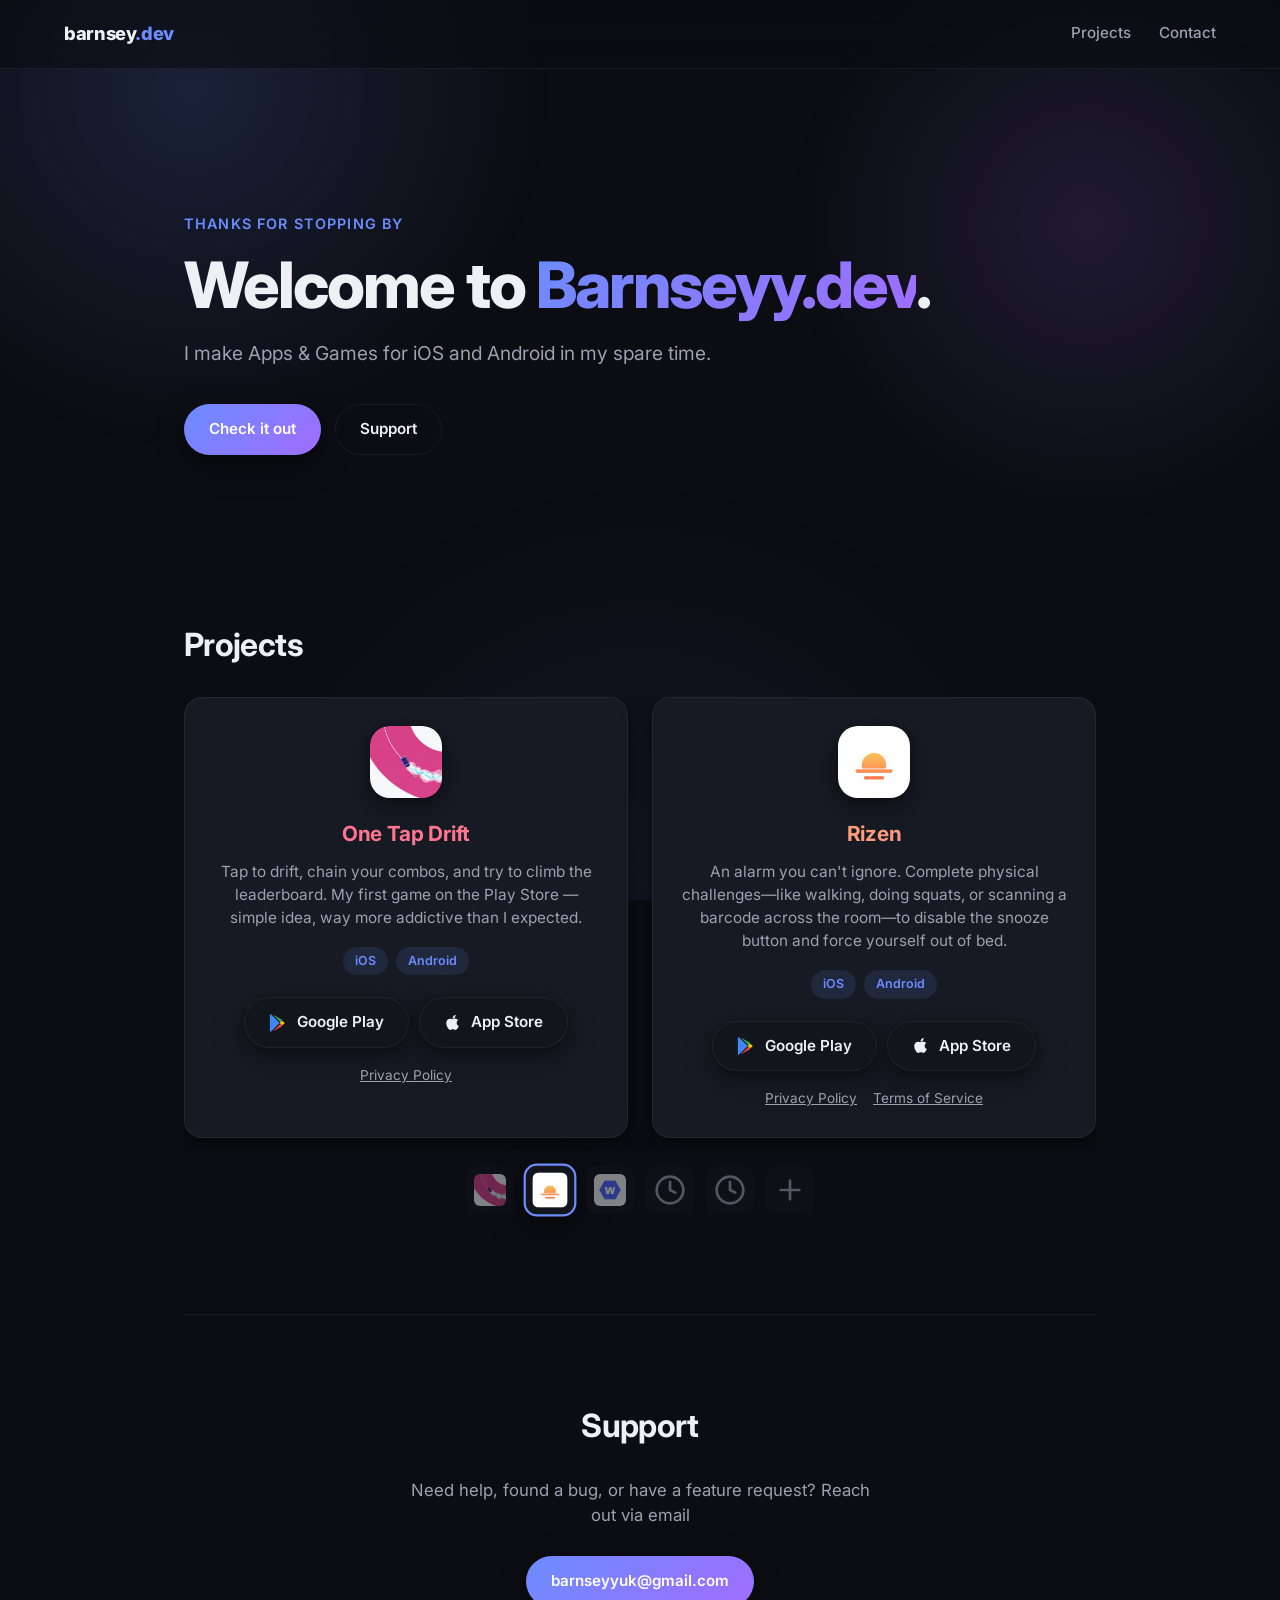
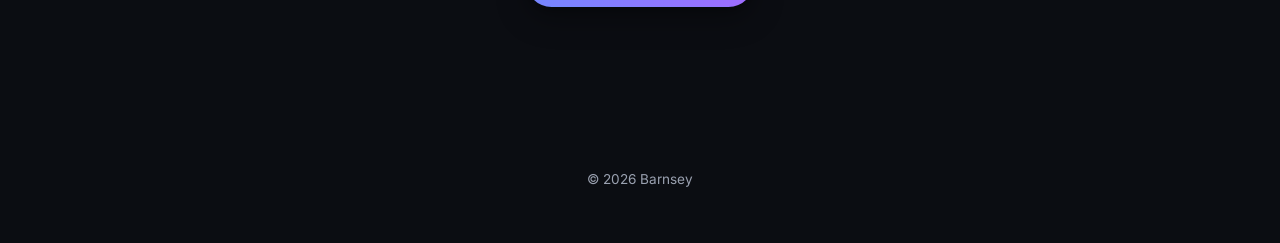
<file: index.html>
<!DOCTYPE html>
<html lang="en">
<head>
<meta charset="UTF-8">
<meta name="viewport" content="width=device-width, initial-scale=1.0">
<title>Barnsey — I make games</title>
<meta name="description" content="One guy making games and apps in his spare time. One Tap Drift is live on the Play Store, Rizen's up next.">
<link rel="icon" href="assets/onetapdrift-icon.png">
<link rel="preconnect" href="https://fonts.googleapis.com">
<link rel="preconnect" href="https://fonts.gstatic.com" crossorigin>
<link href="https://fonts.googleapis.com/css2?family=Inter:wght@400;500;600;700;800&display=swap" rel="stylesheet">
<link rel="stylesheet" href="style.css">
</head>
<body>

<div class="bg-glow" aria-hidden="true"></div>

<header class="nav">
  <a href="#top" class="nav__brand">barnsey<span>.dev</span></a>
  <nav class="nav__links">
    <a href="#projects">Projects</a>
    <a href="#contact">Contact</a>
  </nav>
</header>

<main id="top">

  <section class="hero">
    <p class="hero__eyebrow reveal">Thanks for stopping by</p>
    <h1 class="hero__title reveal">
      Welcome to <span class="grad-text">Barnseyy.dev</span>.
    </h1>
    <p class="hero__subtitle reveal">
      I make Apps & Games for  iOS and Android in my spare time.
    </p>
    <div class="hero__actions reveal">
      <a href="#projects" class="btn btn--primary">Check it out</a>
      <a href="mailto:barnseyyuk@gmail.com" class="btn btn--ghost">Support</a>
    </div>
  </section>

  <section id="projects" class="projects">
    <h2 class="section-title reveal">Projects</h2>

    <div class="carousel-container">
    <div class="carousel-track" id="projectCarousel">
      <article class="card reveal">
        <div class="card__icon-wrap">
          <img src="assets/onetapdrift-icon.png" alt="One Tap Drift icon" class="card__icon">
        </div>
        <div class="card__body">
          <h3 class="card__title" style="color: #ff758f;">One Tap Drift</h3>
          <p class="card__desc">
            Tap to drift, chain your combos, and try to climb the leaderboard.
            My first game on the Play Store — simple idea, way more addictive than I expected.
          </p>
          <div class="card__tags">
            <span class="tag">iOS</span>
            <span class="tag">Android</span>
          </div>
          <div class="card__badges">
            <a
              href="https://play.google.com/store/apps/details?id=com.barnseyy.onetapdrift"
              class="btn btn--store"
              target="_blank"
              rel="noopener noreferrer"
            >
              <svg viewBox="0 0 512 512" class="btn__glyph" aria-hidden="true">
                <path fill="#34A853" d="M325.3 234.3L104.6 13l280.8 161.2-60.1 60.1z"/>
                <path fill="#4285F4" d="M47 0C34 6.8 25.3 19.2 25.3 35.3v441.3c0 16.1 8.7 28.5 21.7 35.3l256.6-256L47 0z"/>
                <path fill="#FBBC05" d="M425.2 225.6l-58.9-34.1-65.7 64.5 65.7 64.5 60.1-34.1c18-14.3 18-46.5-1.2-60.8z"/>
                <path fill="#EA4335" d="M104.6 499l280.8-161.2-60.1-60.1L104.6 499z"/>
              </svg>
              Google Play
            </a>
            <!-- TODO: replace with the real App Store link once live -->
            <a
              href="#"
              class="btn btn--store"
              target="_blank"
              rel="noopener noreferrer"
            >
              <svg viewBox="0 0 384 512" class="btn__glyph btn__glyph--apple" aria-hidden="true">
                <path fill="currentColor" d="M318.7 268.7c-.2-36.7 16.4-64.4 50-84.8-18.8-26.9-47.2-41.7-84.7-44.6-35.5-2.8-74.3 20.7-88.5 20.7-15 0-49.4-19.7-76.4-19.7C63.3 141.2 4 184.8 4 273.5q0 39.3 14.4 81.2c12.8 36.7 59 126.7 107.2 125.2 25.2-.6 43-17.9 75.8-17.9 31.8 0 48.3 17.9 76.4 17.9 48.6-.7 90.4-82.5 102.6-119.3-65.2-30.7-61.7-90-61.7-91.9zm-56.6-164.2c27.3-32.4 24.8-61.9 24-72.5-24.1 1.4-52 16.4-67.9 34.9-17.5 19.8-27.8 44.3-25.6 71.9 26.1 2 49.9-11.4 69.5-34.3z"/>
              </svg>
              App Store
            </a>
          </div>
          <p style="margin: 14px 0 0;"><a href="onetapdrift-privacy" style="color: var(--text-dim); font-size: 0.85rem;">Privacy Policy</a></p>
        </div>
      </article>

      <article class="card reveal">
        <div class="card__icon-wrap">
          <img src="assets/rizen-icon.png" alt="Rizen icon" class="card__icon">
        </div>
        <div class="card__body">
          <h3 class="card__title" style="background: linear-gradient(135deg, #ffb347 0%, #ff7eb3 100%); -webkit-background-clip: text; background-clip: text; color: transparent;">Rizen</h3>
          <p class="card__desc">
            An alarm you can't ignore. Complete physical challenges—like walking, doing squats, or scanning a barcode across the room—to disable the snooze button and force yourself out of bed.
          </p>
          <div class="card__tags">
            <span class="tag">iOS</span>
            <span class="tag">Android</span>
          </div>
          <div class="card__badges">
            <a
              href="#"
              class="btn btn--store"
              target="_blank"
              rel="noopener noreferrer"
            >
              <svg viewBox="0 0 512 512" class="btn__glyph" aria-hidden="true">
                <path fill="#34A853" d="M325.3 234.3L104.6 13l280.8 161.2-60.1 60.1z"/>
                <path fill="#4285F4" d="M47 0C34 6.8 25.3 19.2 25.3 35.3v441.3c0 16.1 8.7 28.5 21.7 35.3l256.6-256L47 0z"/>
                <path fill="#FBBC05" d="M425.2 225.6l-58.9-34.1-65.7 64.5 65.7 64.5 60.1-34.1c18-14.3 18-46.5-1.2-60.8z"/>
                <path fill="#EA4335" d="M104.6 499l280.8-161.2-60.1-60.1L104.6 499z"/>
              </svg>
              Google Play
            </a>
            <a
              href="#"
              class="btn btn--store"
              target="_blank"
              rel="noopener noreferrer"
            >
              <svg viewBox="0 0 384 512" class="btn__glyph btn__glyph--apple" aria-hidden="true">
                <path fill="currentColor" d="M318.7 268.7c-.2-36.7 16.4-64.4 50-84.8-18.8-26.9-47.2-41.7-84.7-44.6-35.5-2.8-74.3 20.7-88.5 20.7-15 0-49.4-19.7-76.4-19.7C63.3 141.2 4 184.8 4 273.5q0 39.3 14.4 81.2c12.8 36.7 59 126.7 107.2 125.2 25.2-.6 43-17.9 75.8-17.9 31.8 0 48.3 17.9 76.4 17.9 48.6-.7 90.4-82.5 102.6-119.3-65.2-30.7-61.7-90-61.7-91.9zm-56.6-164.2c27.3-32.4 24.8-61.9 24-72.5-24.1 1.4-52 16.4-67.9 34.9-17.5 19.8-27.8 44.3-25.6 71.9 26.1 2 49.9-11.4 69.5-34.3z"/>
              </svg>
              App Store
            </a>
          </div>
          <p style="margin: 14px 0 0;">
            <a href="rizen-privacy" style="color: var(--text-dim); font-size: 0.85rem; margin-right: 12px;">Privacy Policy</a>
            <a href="rizen-tos" style="color: var(--text-dim); font-size: 0.85rem;">Terms of Service</a>
          </p>
        </div>
      </article>

      <article class="card reveal">
        <div class="card__icon-wrap">
          <img src="assets/wordhive-icon.png" alt="WordHive icon" class="card__icon">
        </div>
        <div class="card__body">
          <h3 class="card__title" style="color: #a29bfe;">WordHive</h3>
          <p class="card__desc">
            Swipe across a hive of hexes to spell words, clear the board, and
            climb the levels. Four languages, daily objectives, and no
            accounts required — your progress just lives on your device.
          </p>
          <div class="card__tags">
            <span class="tag">iOS</span>
            <span class="tag">Android</span>
          </div>
          <div class="card__badges">
            <a
              href="#"
              class="btn btn--store"
              target="_blank"
              rel="noopener noreferrer"
            >
              <svg viewBox="0 0 512 512" class="btn__glyph" aria-hidden="true">
                <path fill="#34A853" d="M325.3 234.3L104.6 13l280.8 161.2-60.1 60.1z"/>
                <path fill="#4285F4" d="M47 0C34 6.8 25.3 19.2 25.3 35.3v441.3c0 16.1 8.7 28.5 21.7 35.3l256.6-256L47 0z"/>
                <path fill="#FBBC05" d="M425.2 225.6l-58.9-34.1-65.7 64.5 65.7 64.5 60.1-34.1c18-14.3 18-46.5-1.2-60.8z"/>
                <path fill="#EA4335" d="M104.6 499l280.8-161.2-60.1-60.1L104.6 499z"/>
              </svg>
              Google Play
            </a>
            <a
              href="#"
              class="btn btn--store"
              target="_blank"
              rel="noopener noreferrer"
            >
              <svg viewBox="0 0 384 512" class="btn__glyph btn__glyph--apple" aria-hidden="true">
                <path fill="currentColor" d="M318.7 268.7c-.2-36.7 16.4-64.4 50-84.8-18.8-26.9-47.2-41.7-84.7-44.6-35.5-2.8-74.3 20.7-88.5 20.7-15 0-49.4-19.7-76.4-19.7C63.3 141.2 4 184.8 4 273.5q0 39.3 14.4 81.2c12.8 36.7 59 126.7 107.2 125.2 25.2-.6 43-17.9 75.8-17.9 31.8 0 48.3 17.9 76.4 17.9 48.6-.7 90.4-82.5 102.6-119.3-65.2-30.7-61.7-90-61.7-91.9zm-56.6-164.2c27.3-32.4 24.8-61.9 24-72.5-24.1 1.4-52 16.4-67.9 34.9-17.5 19.8-27.8 44.3-25.6 71.9 26.1 2 49.9-11.4 69.5-34.3z"/>
              </svg>
              App Store
            </a>
          </div>
          <p style="margin: 14px 0 0;"><a href="wordhive-privacy" style="color: var(--text-dim); font-size: 0.85rem;">Privacy Policy</a></p>
        </div>
      </article>

      <article class="card reveal">
        <div class="card__icon-wrap" style="display: flex; align-items: center; justify-content: center; background: var(--bg-elev);">
          <svg viewBox="0 0 24 24" width="32" height="32" stroke="var(--text-dim)" stroke-width="2" fill="none" stroke-linecap="round" stroke-linejoin="round">
            <circle cx="12" cy="12" r="10"></circle>
            <polyline points="12 6 12 12 16 14"></polyline>
          </svg>
        </div>
        <div class="card__body">
          <h3 class="card__title">Astronaut Survivor</h3>
          <p class="card__desc">
            Survive the depths of space in this action-packed arcade game. Dodge obstacles, collect power-ups, and see how long you can last.
          </p>
          <div class="card__tags">
            <span class="tag">iOS</span>
            <span class="tag">Android</span>
          </div>
          <div class="card__badges">
            <a href="#" class="btn btn--store" target="_blank" rel="noopener noreferrer">
              <svg viewBox="0 0 512 512" class="btn__glyph" aria-hidden="true">
                <path fill="#34A853" d="M325.3 234.3L104.6 13l280.8 161.2-60.1 60.1z"/>
                <path fill="#4285F4" d="M47 0C34 6.8 25.3 19.2 25.3 35.3v441.3c0 16.1 8.7 28.5 21.7 35.3l256.6-256L47 0z"/>
                <path fill="#FBBC05" d="M425.2 225.6l-58.9-34.1-65.7 64.5 65.7 64.5 60.1-34.1c18-14.3 18-46.5-1.2-60.8z"/>
                <path fill="#EA4335" d="M104.6 499l280.8-161.2-60.1-60.1L104.6 499z"/>
              </svg>
              Google Play
            </a>
            <a href="#" class="btn btn--store" target="_blank" rel="noopener noreferrer">
              <svg viewBox="0 0 384 512" class="btn__glyph btn__glyph--apple" aria-hidden="true">
                <path fill="currentColor" d="M318.7 268.7c-.2-36.7 16.4-64.4 50-84.8-18.8-26.9-47.2-41.7-84.7-44.6-35.5-2.8-74.3 20.7-88.5 20.7-15 0-49.4-19.7-76.4-19.7C63.3 141.2 4 184.8 4 273.5q0 39.3 14.4 81.2c12.8 36.7 59 126.7 107.2 125.2 25.2-.6 43-17.9 75.8-17.9 31.8 0 48.3 17.9 76.4 17.9 48.6-.7 90.4-82.5 102.6-119.3-65.2-30.7-61.7-90-61.7-91.9zm-56.6-164.2c27.3-32.4 24.8-61.9 24-72.5-24.1 1.4-52 16.4-67.9 34.9-17.5 19.8-27.8 44.3-25.6 71.9 26.1 2 49.9-11.4 69.5-34.3z"/>
              </svg>
              App Store
            </a>
          </div>
          <p style="margin: 14px 0 0;"><a href="#" style="color: var(--text-dim); font-size: 0.85rem;">Privacy Policy</a></p>
        </div>
      </article>

      <article class="card reveal">
        <div class="card__icon-wrap" style="display: flex; align-items: center; justify-content: center; background: var(--bg-elev);">
          <svg viewBox="0 0 24 24" width="32" height="32" stroke="var(--text-dim)" stroke-width="2" fill="none" stroke-linecap="round" stroke-linejoin="round">
            <circle cx="12" cy="12" r="10"></circle>
            <polyline points="12 6 12 12 16 14"></polyline>
          </svg>
        </div>
        <div class="card__body">
          <h3 class="card__title" style="color: #a8e6cf;">Mini Golf</h3>
          <p class="card__desc">
            Putt your way through tricky obstacles and challenging courses in this fun and relaxing mini golf game. Features a full community level editor to build and share your own courses!
          </p>
          <div class="card__tags">
            <span class="tag">iOS</span>
            <span class="tag">Android</span>
          </div>
          <div class="card__badges">
            <a href="#" class="btn btn--store" target="_blank" rel="noopener noreferrer">
              <svg viewBox="0 0 512 512" class="btn__glyph" aria-hidden="true">
                <path fill="#34A853" d="M325.3 234.3L104.6 13l280.8 161.2-60.1 60.1z"/>
                <path fill="#4285F4" d="M47 0C34 6.8 25.3 19.2 25.3 35.3v441.3c0 16.1 8.7 28.5 21.7 35.3l256.6-256L47 0z"/>
                <path fill="#FBBC05" d="M425.2 225.6l-58.9-34.1-65.7 64.5 65.7 64.5 60.1-34.1c18-14.3 18-46.5-1.2-60.8z"/>
                <path fill="#EA4335" d="M104.6 499l280.8-161.2-60.1-60.1L104.6 499z"/>
              </svg>
              Google Play
            </a>
            <a href="#" class="btn btn--store" target="_blank" rel="noopener noreferrer">
              <svg viewBox="0 0 384 512" class="btn__glyph btn__glyph--apple" aria-hidden="true">
                <path fill="currentColor" d="M318.7 268.7c-.2-36.7 16.4-64.4 50-84.8-18.8-26.9-47.2-41.7-84.7-44.6-35.5-2.8-74.3 20.7-88.5 20.7-15 0-49.4-19.7-76.4-19.7C63.3 141.2 4 184.8 4 273.5q0 39.3 14.4 81.2c12.8 36.7 59 126.7 107.2 125.2 25.2-.6 43-17.9 75.8-17.9 31.8 0 48.3 17.9 76.4 17.9 48.6-.7 90.4-82.5 102.6-119.3-65.2-30.7-61.7-90-61.7-91.9zm-56.6-164.2c27.3-32.4 24.8-61.9 24-72.5-24.1 1.4-52 16.4-67.9 34.9-17.5 19.8-27.8 44.3-25.6 71.9 26.1 2 49.9-11.4 69.5-34.3z"/>
              </svg>
              App Store
            </a>
          </div>
          <p style="margin: 14px 0 0;"><a href="#" style="color: var(--text-dim); font-size: 0.85rem;">Privacy Policy</a></p>
        </div>
      </article>

      <article class="card card--placeholder reveal">
        <div class="card__body card__body--center">
          <p class="card__placeholder-text">Next one's in the works.</p>
        </div>
      </article>
    </div>
    
    <div class="carousel-nav" id="carouselNav">
      <button class="nav-dot active" aria-label="Project 1">
        <img src="assets/onetapdrift-icon.png" alt="One Tap Drift">
      </button>
      <button class="nav-dot" aria-label="Project 2">
        <img src="assets/rizen-icon.png" alt="Rizen">
      </button>
      <button class="nav-dot" aria-label="Project 3">
        <img src="assets/wordhive-icon.png" alt="WordHive">
      </button>
      <button class="nav-dot" aria-label="Project 4">
        <svg viewBox="0 0 24 24" width="20" height="20" stroke="currentColor" stroke-width="2" fill="none" stroke-linecap="round" stroke-linejoin="round">
          <circle cx="12" cy="12" r="10"></circle>
          <polyline points="12 6 12 12 16 14"></polyline>
        </svg>
      </button>
      <button class="nav-dot" aria-label="Project 5">
        <svg viewBox="0 0 24 24" width="20" height="20" stroke="currentColor" stroke-width="2" fill="none" stroke-linecap="round" stroke-linejoin="round">
          <circle cx="12" cy="12" r="10"></circle>
          <polyline points="12 6 12 12 16 14"></polyline>
        </svg>
      </button>
      <button class="nav-dot" aria-label="Project 6">
        <svg viewBox="0 0 24 24" width="20" height="20" stroke="currentColor" stroke-width="2" fill="none" stroke-linecap="round" stroke-linejoin="round">
          <line x1="12" y1="5" x2="12" y2="19"></line>
          <line x1="5" y1="12" x2="19" y2="12"></line>
        </svg>
      </button>
    </div>
  </section>

  <section id="contact" class="contact reveal">
    <h2 class="section-title">Support</h2>
    <p class="contact__text">
      Need help, found a bug, or have a feature request? Reach out via email
    </p>
    <a href="mailto:barnseyyuk@gmail.com" class="btn btn--primary">barnseyyuk@gmail.com</a>
  </section>

</main>

<footer class="footer">
  <p>&copy; <span id="year"></span> Barnsey</p>
</footer>

<script src="script.js"></script>
</body>
</html>
</file>
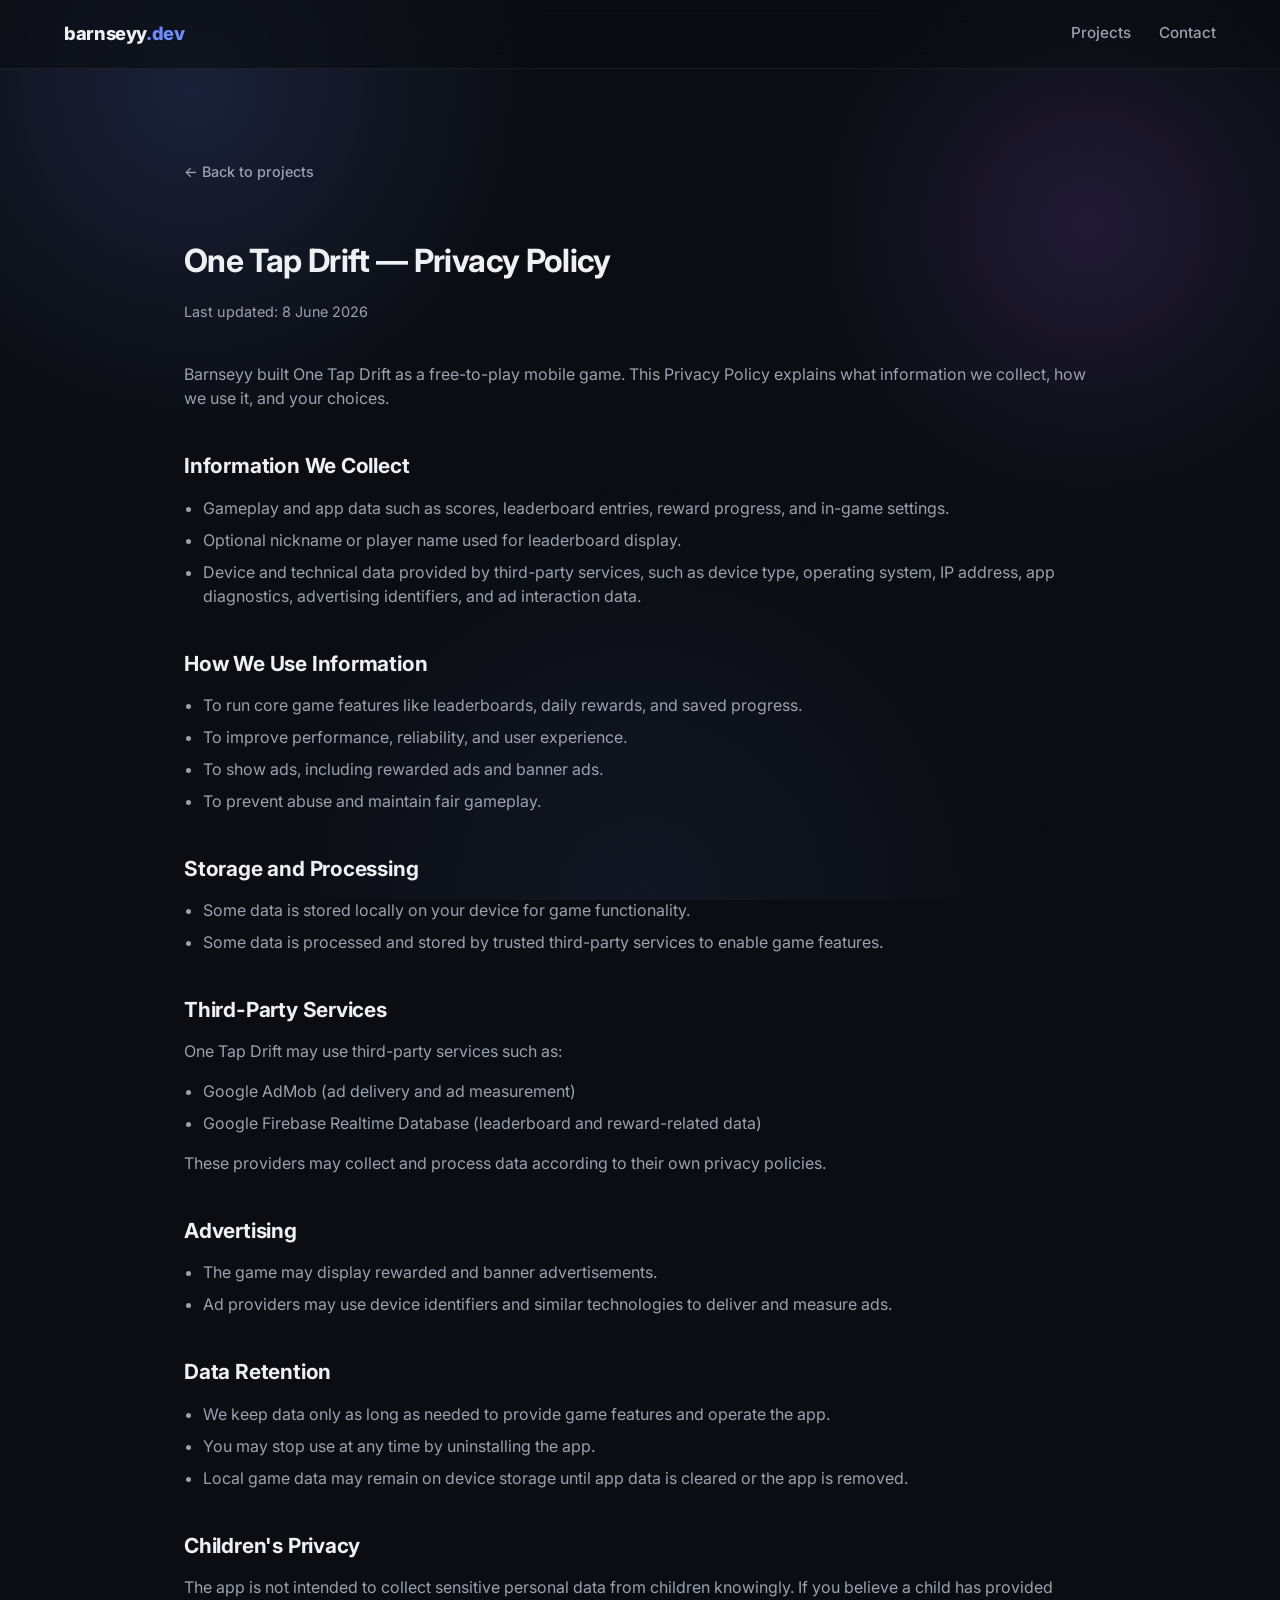
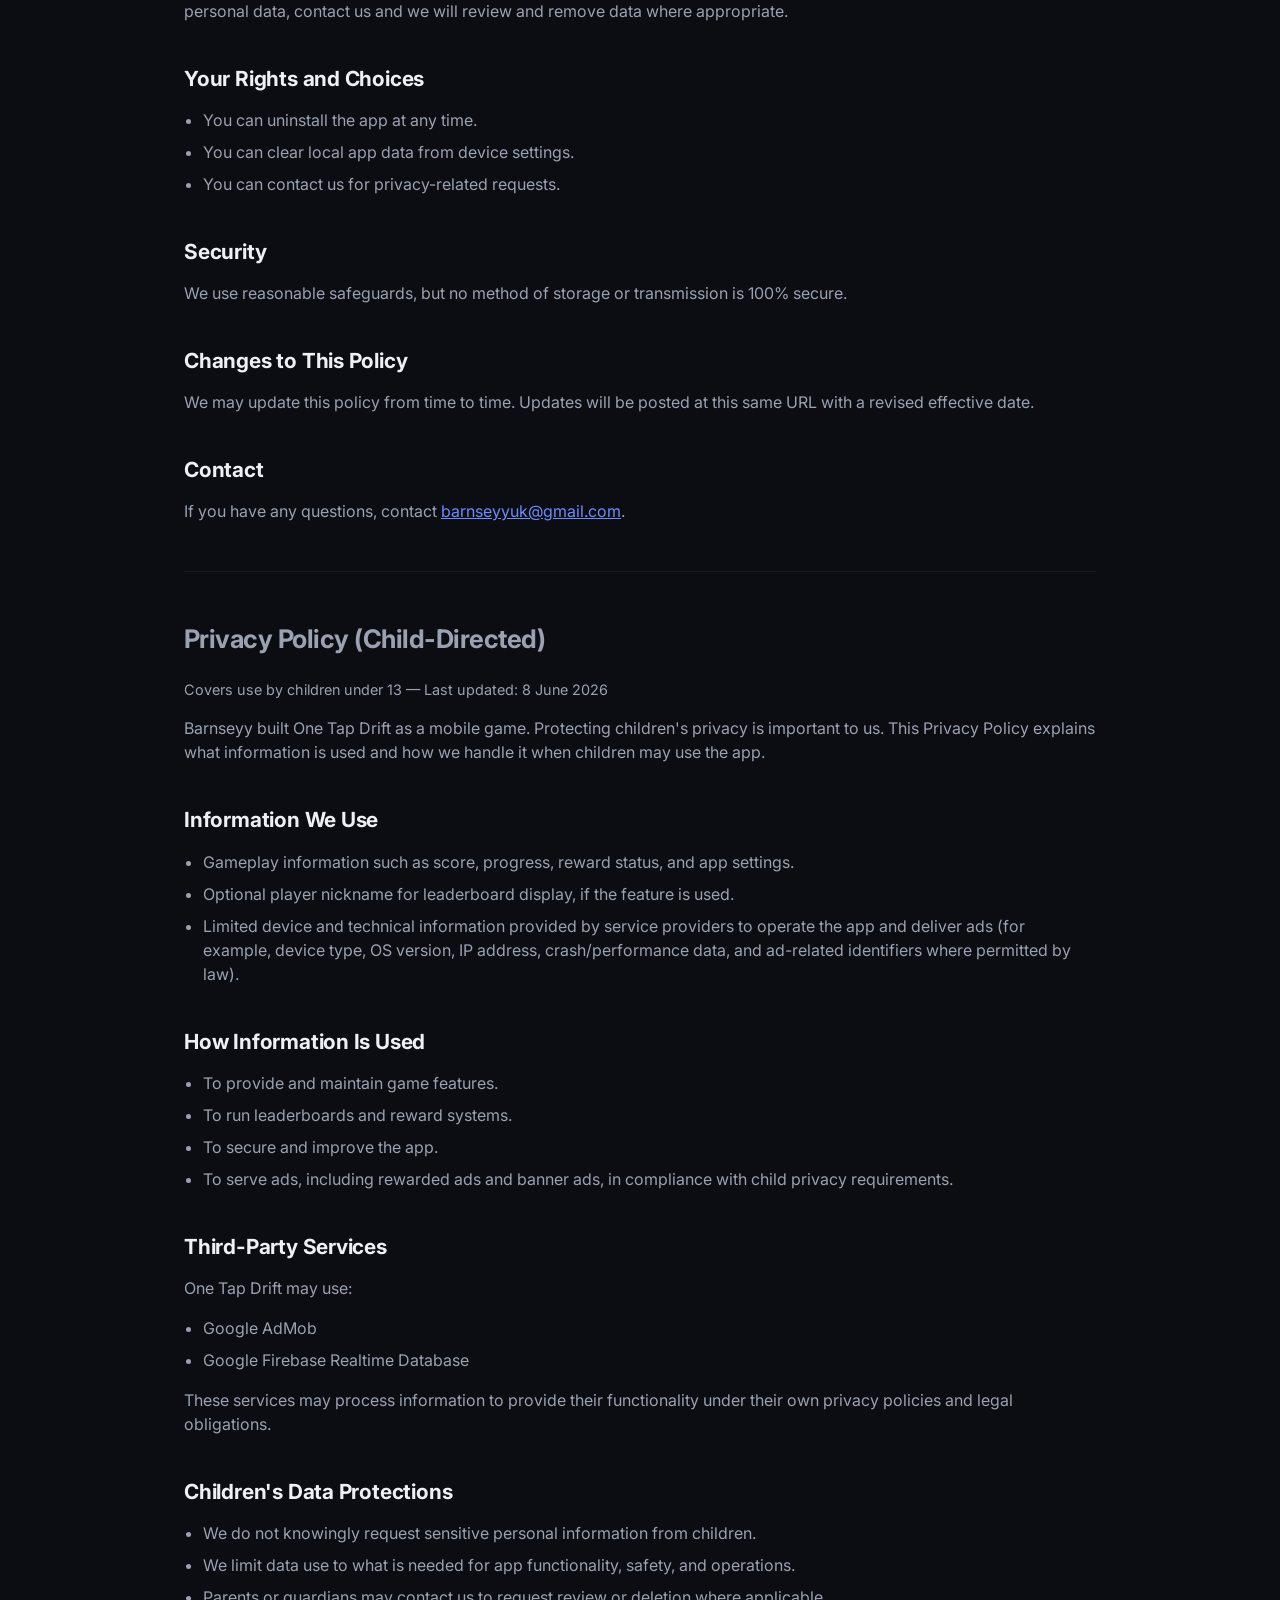
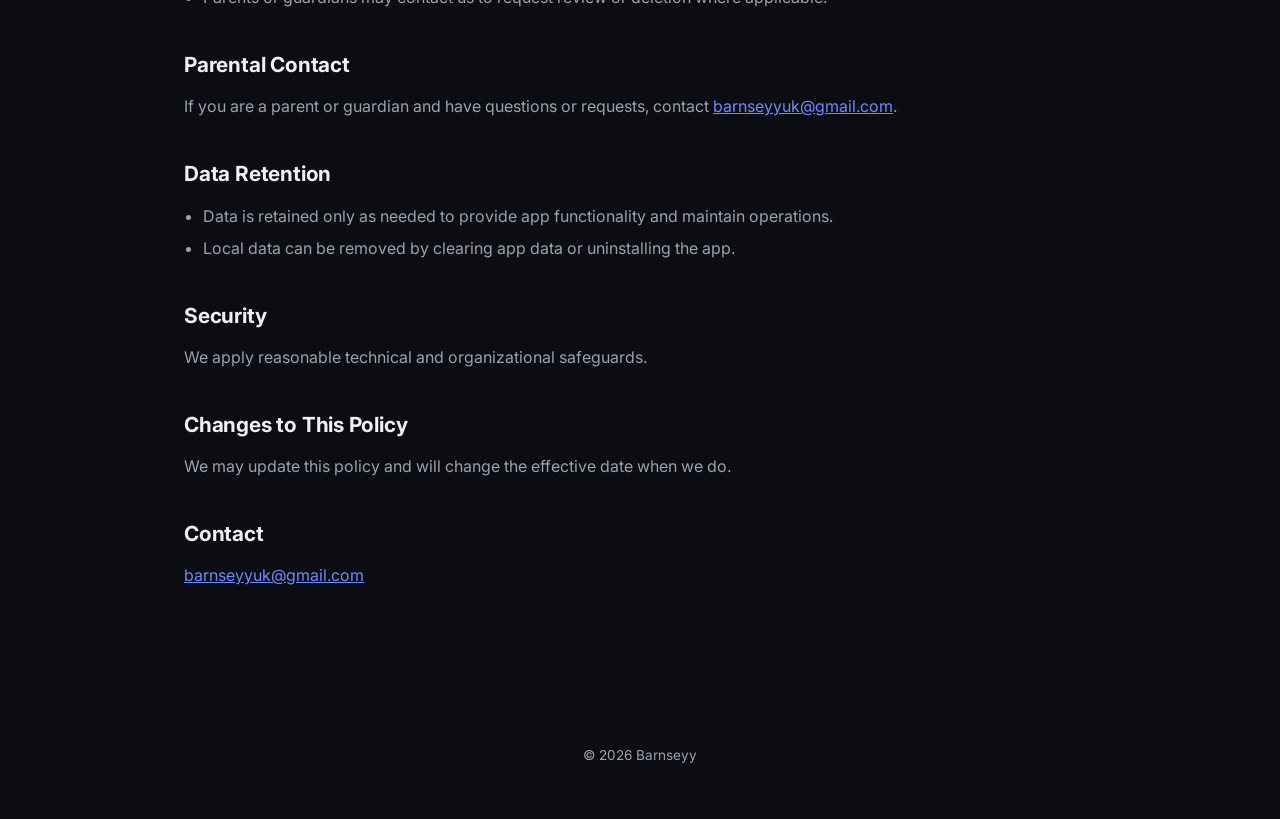
<file: onetapdrift-privacy.html>
<!DOCTYPE html>
<html lang="en">
<head>
<meta charset="UTF-8">
<meta name="viewport" content="width=device-width, initial-scale=1.0">
<title>One Tap Drift — Privacy Policy</title>
<meta name="description" content="Privacy policy for One Tap Drift, the arcade game for iOS and Android.">
<link rel="icon" href="assets/onetapdrift-icon.png">
<link rel="preconnect" href="https://fonts.googleapis.com">
<link rel="preconnect" href="https://fonts.gstatic.com" crossorigin>
<link href="https://fonts.googleapis.com/css2?family=Inter:wght@400;500;600;700;800&display=swap" rel="stylesheet">
<link rel="stylesheet" href="style.css">
</head>
<body>

<div class="bg-glow" aria-hidden="true"></div>

<header class="nav">
  <a href="/#top" class="nav__brand">barnseyy<span>.dev</span></a>
  <nav class="nav__links">
    <a href="/#projects">Projects</a>
    <a href="/#contact">Contact</a>
  </nav>
</header>

<main id="top">
  <section class="policy reveal">
    <a href="/#projects" class="policy__back">&larr; Back to projects</a>
    <h1 class="section-title">One Tap Drift — Privacy Policy</h1>
    <p class="policy__updated">Last updated: 8 June 2026</p>

    <div class="policy__body">
      <p>
        Barnseyy built One Tap Drift as a free-to-play mobile game. This
        Privacy Policy explains what information we collect, how we use it,
        and your choices.
      </p>

      <h2>Information We Collect</h2>
      <ul>
        <li>Gameplay and app data such as scores, leaderboard entries, reward progress, and in-game settings.</li>
        <li>Optional nickname or player name used for leaderboard display.</li>
        <li>Device and technical data provided by third-party services, such as device type, operating system, IP address, app diagnostics, advertising identifiers, and ad interaction data.</li>
      </ul>

      <h2>How We Use Information</h2>
      <ul>
        <li>To run core game features like leaderboards, daily rewards, and saved progress.</li>
        <li>To improve performance, reliability, and user experience.</li>
        <li>To show ads, including rewarded ads and banner ads.</li>
        <li>To prevent abuse and maintain fair gameplay.</li>
      </ul>

      <h2>Storage and Processing</h2>
      <ul>
        <li>Some data is stored locally on your device for game functionality.</li>
        <li>Some data is processed and stored by trusted third-party services to enable game features.</li>
      </ul>

      <h2>Third-Party Services</h2>
      <p>One Tap Drift may use third-party services such as:</p>
      <ul>
        <li>Google AdMob (ad delivery and ad measurement)</li>
        <li>Google Firebase Realtime Database (leaderboard and reward-related data)</li>
      </ul>
      <p>These providers may collect and process data according to their own privacy policies.</p>

      <h2>Advertising</h2>
      <ul>
        <li>The game may display rewarded and banner advertisements.</li>
        <li>Ad providers may use device identifiers and similar technologies to deliver and measure ads.</li>
      </ul>

      <h2>Data Retention</h2>
      <ul>
        <li>We keep data only as long as needed to provide game features and operate the app.</li>
        <li>You may stop use at any time by uninstalling the app.</li>
        <li>Local game data may remain on device storage until app data is cleared or the app is removed.</li>
      </ul>

      <h2>Children's Privacy</h2>
      <p>
        The app is not intended to collect sensitive personal data from
        children knowingly. If you believe a child has provided personal
        data, contact us and we will review and remove data where
        appropriate.
      </p>

      <h2>Your Rights and Choices</h2>
      <ul>
        <li>You can uninstall the app at any time.</li>
        <li>You can clear local app data from device settings.</li>
        <li>You can contact us for privacy-related requests.</li>
      </ul>

      <h2>Security</h2>
      <p>We use reasonable safeguards, but no method of storage or transmission is 100% secure.</p>

      <h2>Changes to This Policy</h2>
      <p>
        We may update this policy from time to time. Updates will be posted
        at this same URL with a revised effective date.
      </p>

      <h2>Contact</h2>
      <p>
        If you have any questions, contact
        <a href="mailto:barnseyyuk@gmail.com">barnseyyuk@gmail.com</a>.
      </p>

      <hr style="border: none; border-top: 1px solid var(--card-border); margin: 48px 0;">

      <h1 class="section-title" style="font-size: 1.6rem;">Privacy Policy (Child-Directed)</h1>
      <p class="policy__updated" style="margin-top: -8px;">Covers use by children under 13 — Last updated: 8 June 2026</p>

      <p>
        Barnseyy built One Tap Drift as a mobile game. Protecting children's
        privacy is important to us. This Privacy Policy explains what
        information is used and how we handle it when children may use the
        app.
      </p>

      <h2>Information We Use</h2>
      <ul>
        <li>Gameplay information such as score, progress, reward status, and app settings.</li>
        <li>Optional player nickname for leaderboard display, if the feature is used.</li>
        <li>Limited device and technical information provided by service providers to operate the app and deliver ads (for example, device type, OS version, IP address, crash/performance data, and ad-related identifiers where permitted by law).</li>
      </ul>

      <h2>How Information Is Used</h2>
      <ul>
        <li>To provide and maintain game features.</li>
        <li>To run leaderboards and reward systems.</li>
        <li>To secure and improve the app.</li>
        <li>To serve ads, including rewarded ads and banner ads, in compliance with child privacy requirements.</li>
      </ul>

      <h2>Third-Party Services</h2>
      <p>One Tap Drift may use:</p>
      <ul>
        <li>Google AdMob</li>
        <li>Google Firebase Realtime Database</li>
      </ul>
      <p>These services may process information to provide their functionality under their own privacy policies and legal obligations.</p>

      <h2>Children's Data Protections</h2>
      <ul>
        <li>We do not knowingly request sensitive personal information from children.</li>
        <li>We limit data use to what is needed for app functionality, safety, and operations.</li>
        <li>Parents or guardians may contact us to request review or deletion where applicable.</li>
      </ul>

      <h2>Parental Contact</h2>
      <p>
        If you are a parent or guardian and have questions or requests,
        contact <a href="mailto:barnseyyuk@gmail.com">barnseyyuk@gmail.com</a>.
      </p>

      <h2>Data Retention</h2>
      <ul>
        <li>Data is retained only as needed to provide app functionality and maintain operations.</li>
        <li>Local data can be removed by clearing app data or uninstalling the app.</li>
      </ul>

      <h2>Security</h2>
      <p>We apply reasonable technical and organizational safeguards.</p>

      <h2>Changes to This Policy</h2>
      <p>We may update this policy and will change the effective date when we do.</p>

      <h2>Contact</h2>
      <p><a href="mailto:barnseyyuk@gmail.com">barnseyyuk@gmail.com</a></p>
    </div>
  </section>
</main>

<footer class="footer">
  <p>&copy; <span id="year"></span> Barnseyy</p>
</footer>

<script src="script.js"></script>
</body>
</html>
</file>
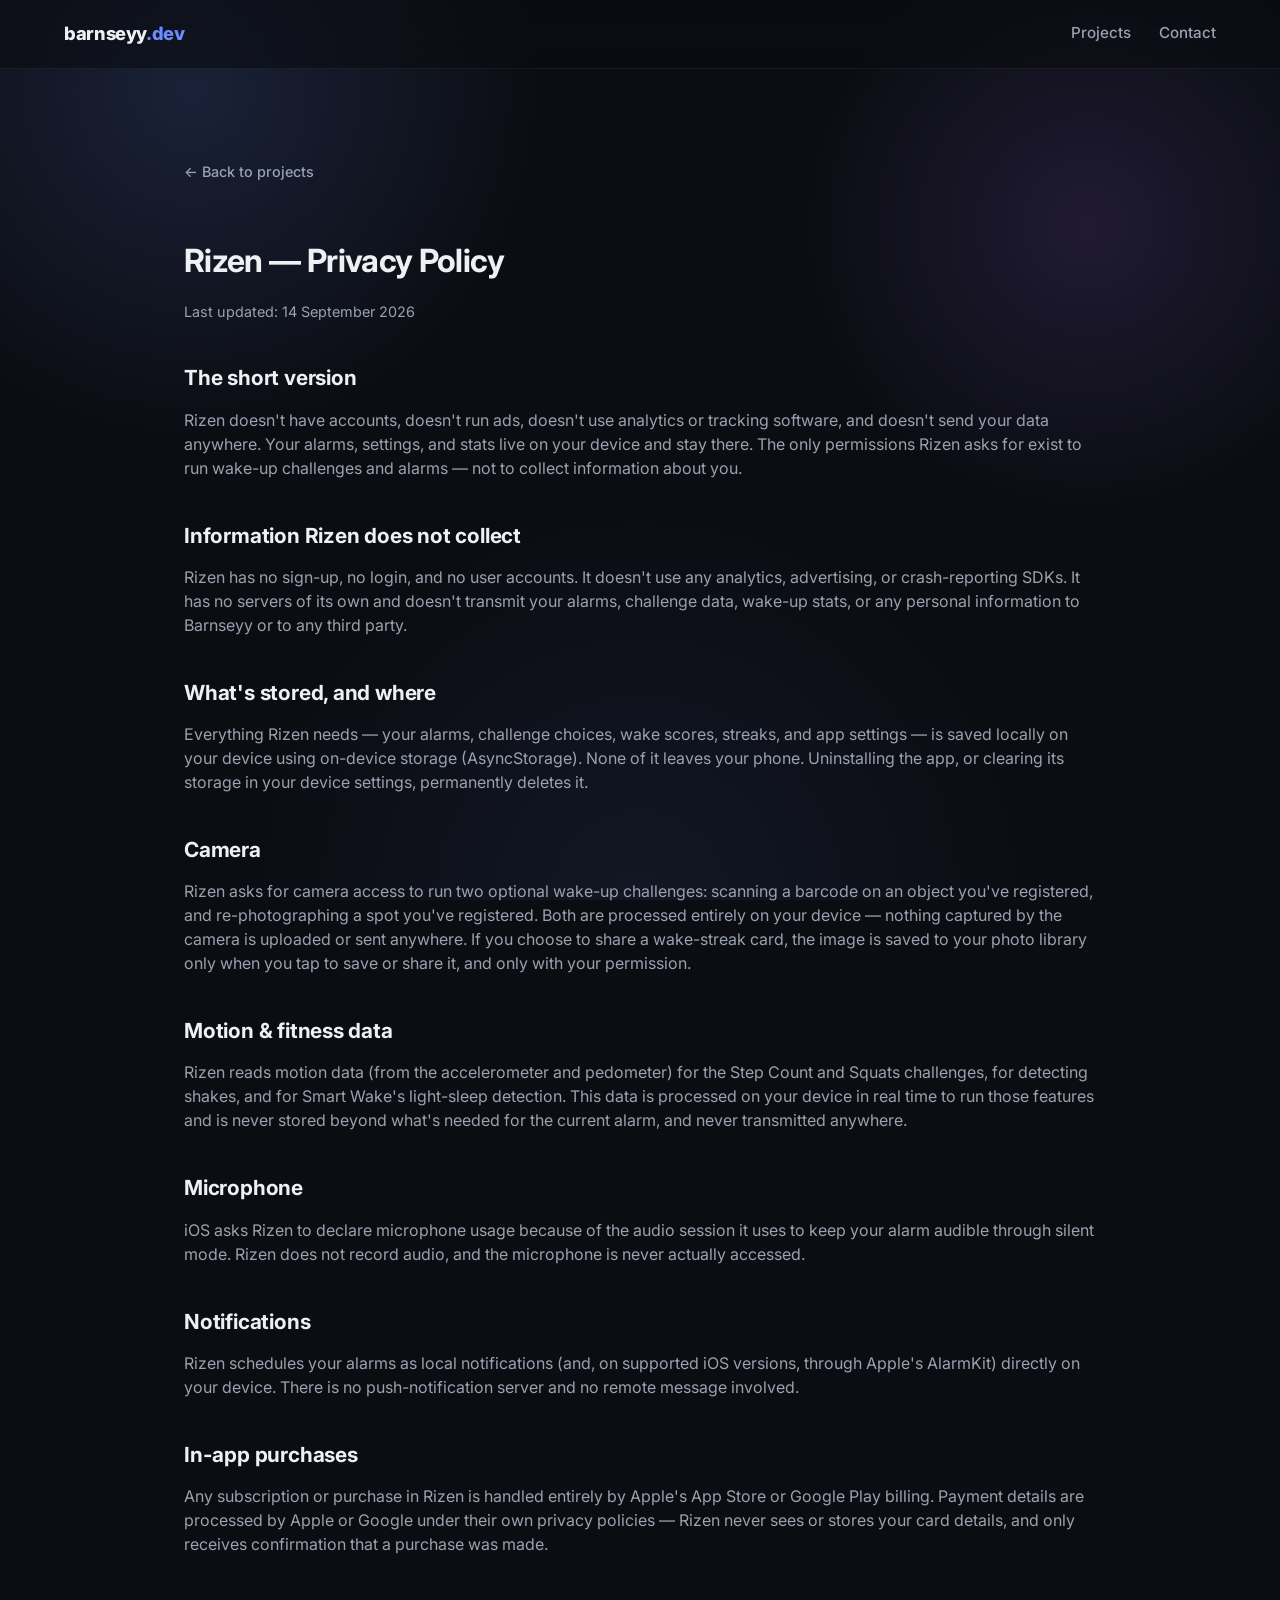
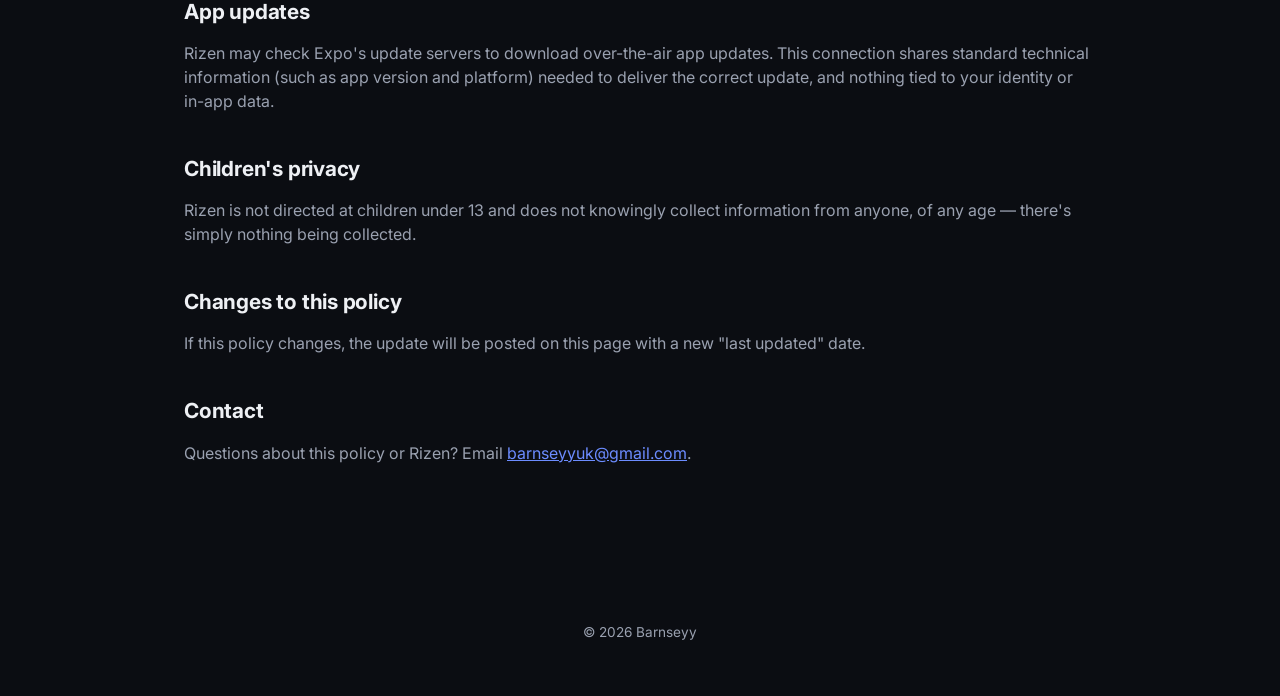
<file: rizen-privacy.html>
<!DOCTYPE html>
<html lang="en">
<head>
<meta charset="UTF-8">
<meta name="viewport" content="width=device-width, initial-scale=1.0">
<title>Rizen — Privacy Policy</title>
<meta name="description" content="Privacy policy for Rizen, the alarm clock app for iOS and Android.">
<link rel="icon" href="assets/onetapdrift-icon.png">
<link rel="preconnect" href="https://fonts.googleapis.com">
<link rel="preconnect" href="https://fonts.gstatic.com" crossorigin>
<link href="https://fonts.googleapis.com/css2?family=Inter:wght@400;500;600;700;800&display=swap" rel="stylesheet">
<link rel="stylesheet" href="style.css">
</head>
<body>

<div class="bg-glow" aria-hidden="true"></div>

<header class="nav">
  <a href="/#top" class="nav__brand">barnseyy<span>.dev</span></a>
  <nav class="nav__links">
    <a href="/#projects">Projects</a>
    <a href="/#contact">Contact</a>
  </nav>
</header>

<main id="top">
  <section class="policy reveal">
    <a href="/#projects" class="policy__back">&larr; Back to projects</a>
    <h1 class="section-title">Rizen — Privacy Policy</h1>
    <p class="policy__updated">Last updated: 14 September 2026</p>

    <div class="policy__body">
      <h2>The short version</h2>
      <p>
        Rizen doesn't have accounts, doesn't run ads, doesn't use analytics or
        tracking software, and doesn't send your data anywhere. Your alarms,
        settings, and stats live on your device and stay there. The only
        permissions Rizen asks for exist to run wake-up challenges and
        alarms &mdash; not to collect information about you.
      </p>

      <h2>Information Rizen does not collect</h2>
      <p>
        Rizen has no sign-up, no login, and no user accounts. It doesn't use
        any analytics, advertising, or crash-reporting SDKs. It has no
        servers of its own and doesn't transmit your alarms, challenge data,
        wake-up stats, or any personal information to Barnseyy or to any third
        party.
      </p>

      <h2>What's stored, and where</h2>
      <p>
        Everything Rizen needs &mdash; your alarms, challenge choices, wake
        scores, streaks, and app settings &mdash; is saved locally on your
        device using on-device storage (AsyncStorage). None of it leaves your
        phone. Uninstalling the app, or clearing its storage in your device
        settings, permanently deletes it.
      </p>

      <h2>Camera</h2>
      <p>
        Rizen asks for camera access to run two optional wake-up challenges:
        scanning a barcode on an object you've registered, and re-photographing
        a spot you've registered. Both are processed entirely on your device
        &mdash; nothing captured by the camera is uploaded or sent anywhere.
        If you choose to share a wake-streak card, the image is saved to your
        photo library only when you tap to save or share it, and only with
        your permission.
      </p>

      <h2>Motion &amp; fitness data</h2>
      <p>
        Rizen reads motion data (from the accelerometer and pedometer) for
        the Step Count and Squats challenges, for detecting shakes, and for
        Smart Wake's light-sleep detection. This data is processed on your
        device in real time to run those features and is never stored beyond
        what's needed for the current alarm, and never transmitted anywhere.
      </p>

      <h2>Microphone</h2>
      <p>
        iOS asks Rizen to declare microphone usage because of the audio
        session it uses to keep your alarm audible through silent mode.
        Rizen does not record audio, and the microphone is never actually
        accessed.
      </p>

      <h2>Notifications</h2>
      <p>
        Rizen schedules your alarms as local notifications (and, on
        supported iOS versions, through Apple's AlarmKit) directly on your
        device. There is no push-notification server and no remote message
        involved.
      </p>

      <h2>In-app purchases</h2>
      <p>
        Any subscription or purchase in Rizen is handled entirely by Apple's
        App Store or Google Play billing. Payment details are processed by
        Apple or Google under their own privacy policies &mdash; Rizen never
        sees or stores your card details, and only receives confirmation
        that a purchase was made.
      </p>

      <h2>App updates</h2>
      <p>
        Rizen may check Expo's update servers to download over-the-air app
        updates. This connection shares standard technical information (such
        as app version and platform) needed to deliver the correct update,
        and nothing tied to your identity or in-app data.
      </p>

      <h2>Children's privacy</h2>
      <p>
        Rizen is not directed at children under 13 and does not knowingly
        collect information from anyone, of any age &mdash; there's simply
        nothing being collected.
      </p>

      <h2>Changes to this policy</h2>
      <p>
        If this policy changes, the update will be posted on this page with
        a new "last updated" date.
      </p>

      <h2>Contact</h2>
      <p>
        Questions about this policy or Rizen? Email
        <a href="mailto:barnseyyuk@gmail.com">barnseyyuk@gmail.com</a>.
      </p>
    </div>
  </section>
</main>

<footer class="footer">
  <p>&copy; <span id="year"></span> Barnseyy</p>
</footer>

<script src="script.js"></script>
</body>
</html>
</file>
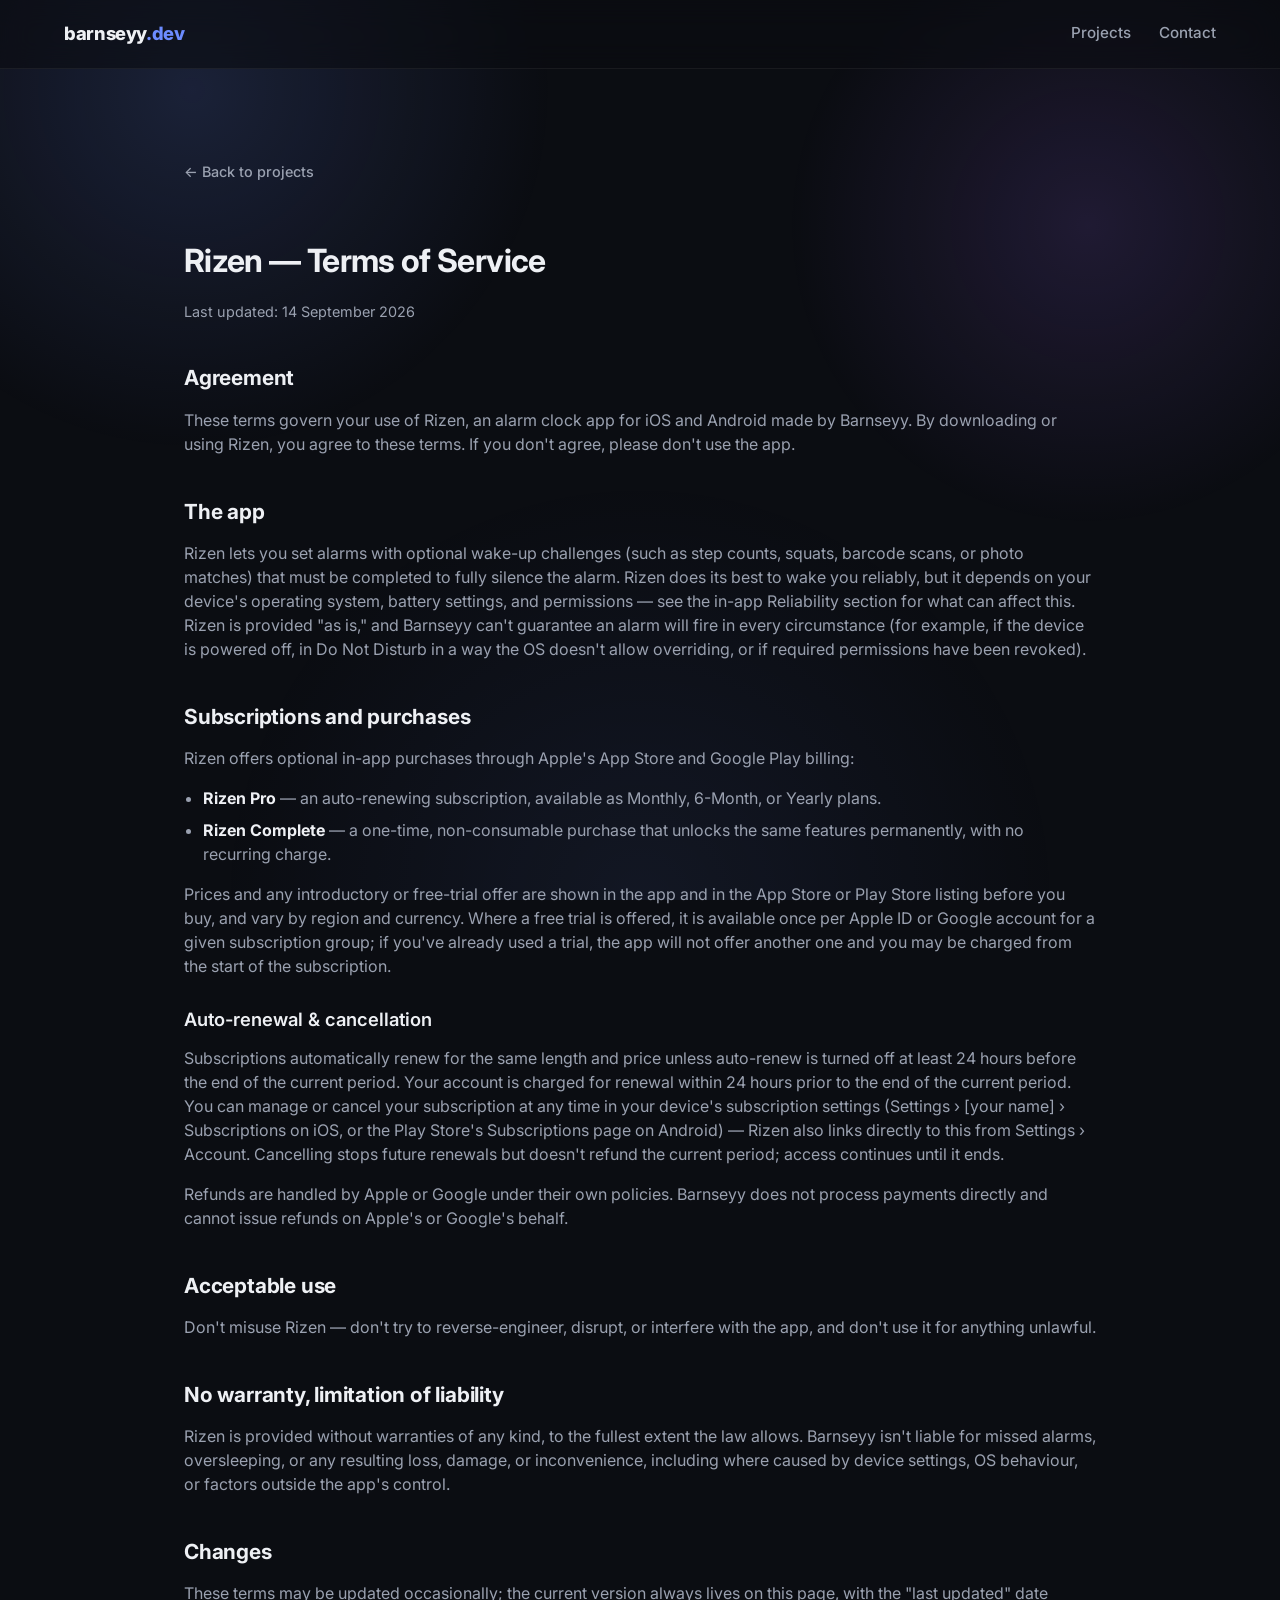
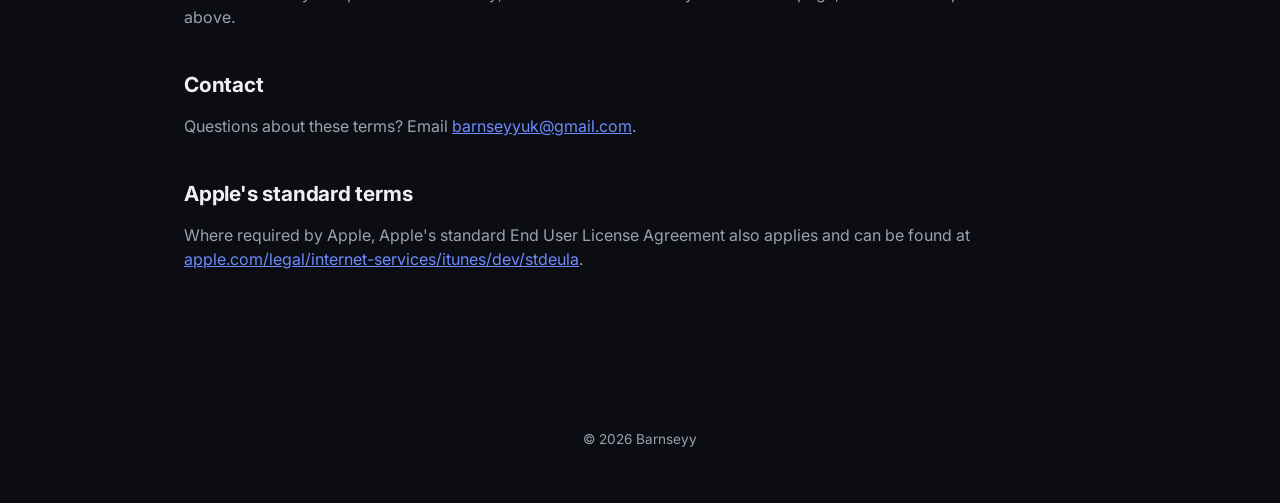
<file: rizen-tos.html>
<!DOCTYPE html>
<html lang="en">
<head>
<meta charset="UTF-8">
<meta name="viewport" content="width=device-width, initial-scale=1.0">
<title>Rizen — Terms of Service</title>
<meta name="description" content="Terms of service for Rizen, the alarm clock app for iOS and Android.">
<link rel="icon" href="assets/onetapdrift-icon.png">
<link rel="preconnect" href="https://fonts.googleapis.com">
<link rel="preconnect" href="https://fonts.gstatic.com" crossorigin>
<link href="https://fonts.googleapis.com/css2?family=Inter:wght@400;500;600;700;800&display=swap" rel="stylesheet">
<link rel="stylesheet" href="style.css">
</head>
<body>

<div class="bg-glow" aria-hidden="true"></div>

<header class="nav">
  <a href="/#top" class="nav__brand">barnseyy<span>.dev</span></a>
  <nav class="nav__links">
    <a href="/#projects">Projects</a>
    <a href="/#contact">Contact</a>
  </nav>
</header>

<main id="top">
  <section class="policy reveal">
    <a href="/#projects" class="policy__back">&larr; Back to projects</a>
    <h1 class="section-title">Rizen — Terms of Service</h1>
    <p class="policy__updated">Last updated: 14 September 2026</p>

    <div class="policy__body">
      <h2>Agreement</h2>
      <p>
        These terms govern your use of Rizen, an alarm clock app for iOS and
        Android made by Barnseyy. By downloading or using Rizen, you agree to
        these terms. If you don't agree, please don't use the app.
      </p>

      <h2>The app</h2>
      <p>
        Rizen lets you set alarms with optional wake-up challenges (such as
        step counts, squats, barcode scans, or photo matches) that must be
        completed to fully silence the alarm. Rizen does its best to wake you
        reliably, but it depends on your device's operating system, battery
        settings, and permissions &mdash; see the in-app Reliability section
        for what can affect this. Rizen is provided "as is," and Barnseyy
        can't guarantee an alarm will fire in every circumstance (for
        example, if the device is powered off, in Do Not Disturb in a way
        the OS doesn't allow overriding, or if required permissions have
        been revoked).
      </p>

      <h2>Subscriptions and purchases</h2>
      <p>
        Rizen offers optional in-app purchases through Apple's App Store and
        Google Play billing:
      </p>
      <ul class="policy__list">
        <li><strong>Rizen Pro</strong> &mdash; an auto-renewing subscription, available as Monthly, 6-Month, or Yearly plans.</li>
        <li><strong>Rizen Complete</strong> &mdash; a one-time, non-consumable purchase that unlocks the same features permanently, with no recurring charge.</li>
      </ul>
      <p>
        Prices and any introductory or free-trial offer are shown in the app
        and in the App Store or Play Store listing before you buy, and vary
        by region and currency. Where a free trial is offered, it is
        available once per Apple ID or Google account for a given
        subscription group; if you've already used a trial, the app will not
        offer another one and you may be charged from the start of the
        subscription.
      </p>

      <h3>Auto-renewal &amp; cancellation</h3>
      <p>
        Subscriptions automatically renew for the same length and price
        unless auto-renew is turned off at least 24 hours before the end of
        the current period. Your account is charged for renewal within 24
        hours prior to the end of the current period. You can manage or
        cancel your subscription at any time in your device's subscription
        settings (Settings &rsaquo; [your name] &rsaquo; Subscriptions on
        iOS, or the Play Store's Subscriptions page on Android) &mdash;
        Rizen also links directly to this from Settings &rsaquo; Account.
        Cancelling stops future renewals but doesn't refund the current
        period; access continues until it ends.
      </p>
      <p>
        Refunds are handled by Apple or Google under their own policies.
        Barnseyy does not process payments directly and cannot issue refunds
        on Apple's or Google's behalf.
      </p>

      <h2>Acceptable use</h2>
      <p>
        Don't misuse Rizen &mdash; don't try to reverse-engineer, disrupt, or
        interfere with the app, and don't use it for anything unlawful.
      </p>

      <h2>No warranty, limitation of liability</h2>
      <p>
        Rizen is provided without warranties of any kind, to the fullest
        extent the law allows. Barnseyy isn't liable for missed alarms,
        oversleeping, or any resulting loss, damage, or inconvenience,
        including where caused by device settings, OS behaviour, or factors
        outside the app's control.
      </p>

      <h2>Changes</h2>
      <p>
        These terms may be updated occasionally; the current version always
        lives on this page, with the "last updated" date above.
      </p>

      <h2>Contact</h2>
      <p>
        Questions about these terms? Email
        <a href="mailto:barnseyyuk@gmail.com">barnseyyuk@gmail.com</a>.
      </p>

      <h2>Apple's standard terms</h2>
      <p>
        Where required by Apple, Apple's standard End User License Agreement
        also applies and can be found at
        <a href="https://www.apple.com/legal/internet-services/itunes/dev/stdeula/" target="_blank" rel="noopener">apple.com/legal/internet-services/itunes/dev/stdeula</a>.
      </p>
    </div>
  </section>
</main>

<footer class="footer">
  <p>&copy; <span id="year"></span> Barnseyy</p>
</footer>

<script src="script.js"></script>
</body>
</html>
</file>
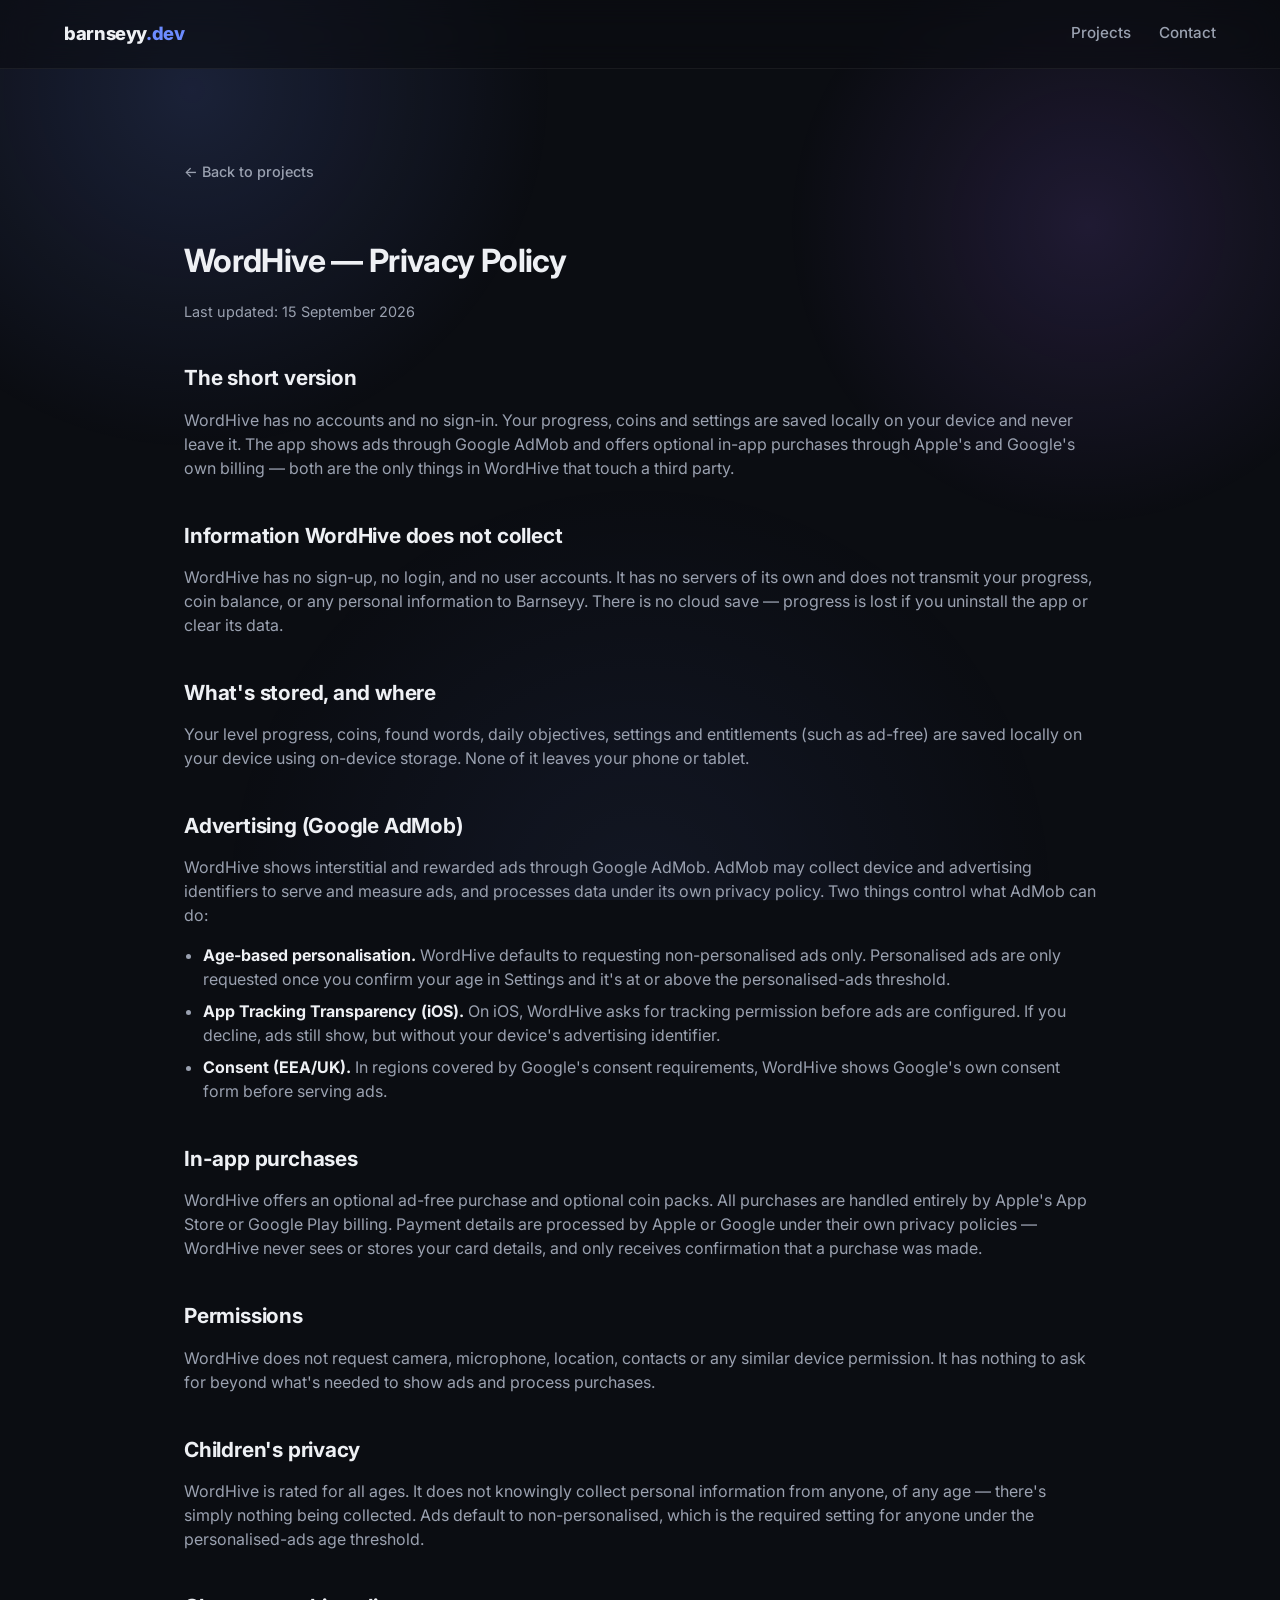
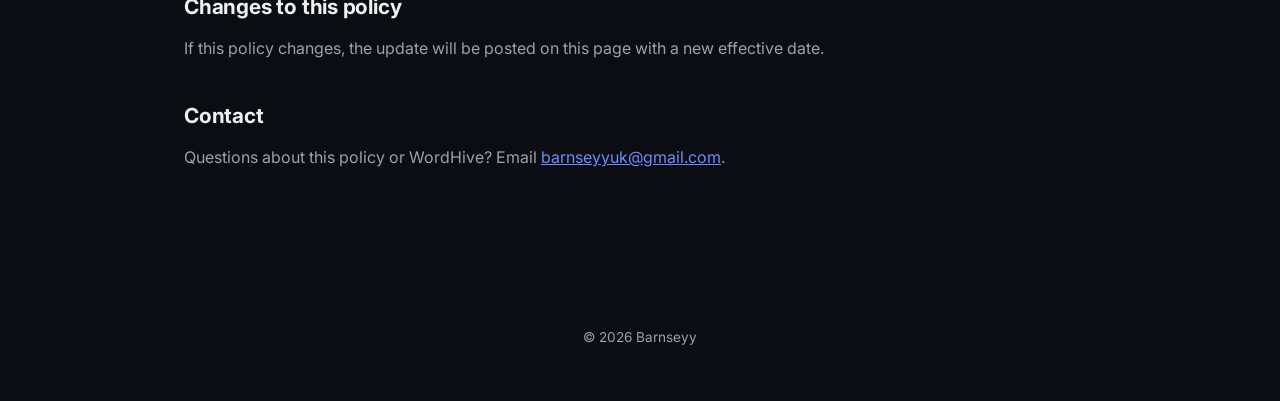
<file: wordhive-privacy.html>
<!DOCTYPE html>
<html lang="en">
<head>
<meta charset="UTF-8">
<meta name="viewport" content="width=device-width, initial-scale=1.0">
<title>WordHive — Privacy Policy</title>
<meta name="description" content="Privacy policy for WordHive, the swipe-to-spell hex word puzzle for iOS and Android.">
<link rel="icon" href="assets/wordhive-icon.png">
<link rel="preconnect" href="https://fonts.googleapis.com">
<link rel="preconnect" href="https://fonts.gstatic.com" crossorigin>
<link href="https://fonts.googleapis.com/css2?family=Inter:wght@400;500;600;700;800&display=swap" rel="stylesheet">
<link rel="stylesheet" href="style.css">
</head>
<body>

<div class="bg-glow" aria-hidden="true"></div>

<header class="nav">
  <a href="/#top" class="nav__brand">barnseyy<span>.dev</span></a>
  <nav class="nav__links">
    <a href="/#projects">Projects</a>
    <a href="/#contact">Contact</a>
  </nav>
</header>

<main id="top">
  <section class="policy reveal">
    <a href="/#projects" class="policy__back">&larr; Back to projects</a>
    <h1 class="section-title">WordHive — Privacy Policy</h1>
    <p class="policy__updated">Last updated: 15 September 2026</p>

    <div class="policy__body">
      <h2>The short version</h2>
      <p>
        WordHive has no accounts and no sign-in. Your progress, coins and
        settings are saved locally on your device and never leave it. The
        app shows ads through Google AdMob and offers optional in-app
        purchases through Apple's and Google's own billing — both are the
        only things in WordHive that touch a third party.
      </p>

      <h2>Information WordHive does not collect</h2>
      <p>
        WordHive has no sign-up, no login, and no user accounts. It has no
        servers of its own and does not transmit your progress, coin
        balance, or any personal information to Barnseyy. There is no
        cloud save — progress is lost if you uninstall the app or clear its
        data.
      </p>

      <h2>What's stored, and where</h2>
      <p>
        Your level progress, coins, found words, daily objectives, settings
        and entitlements (such as ad-free) are saved locally on your device
        using on-device storage. None of it leaves your phone or tablet.
      </p>

      <h2>Advertising (Google AdMob)</h2>
      <p>
        WordHive shows interstitial and rewarded ads through Google AdMob.
        AdMob may collect device and advertising identifiers to serve and
        measure ads, and processes data under its own privacy policy. Two
        things control what AdMob can do:
      </p>
      <ul>
        <li>
          <strong>Age-based personalisation.</strong> WordHive defaults to
          requesting non-personalised ads only. Personalised ads are only
          requested once you confirm your age in Settings and it's at or
          above the personalised-ads threshold.
        </li>
        <li>
          <strong>App Tracking Transparency (iOS).</strong> On iOS, WordHive
          asks for tracking permission before ads are configured. If you
          decline, ads still show, but without your device's advertising
          identifier.
        </li>
        <li>
          <strong>Consent (EEA/UK).</strong> In regions covered by Google's
          consent requirements, WordHive shows Google's own consent form
          before serving ads.
        </li>
      </ul>

      <h2>In-app purchases</h2>
      <p>
        WordHive offers an optional ad-free purchase and optional coin
        packs. All purchases are handled entirely by Apple's App Store or
        Google Play billing. Payment details are processed by Apple or
        Google under their own privacy policies — WordHive never sees or
        stores your card details, and only receives confirmation that a
        purchase was made.
      </p>

      <h2>Permissions</h2>
      <p>
        WordHive does not request camera, microphone, location, contacts or
        any similar device permission. It has nothing to ask for beyond
        what's needed to show ads and process purchases.
      </p>

      <h2>Children's privacy</h2>
      <p>
        WordHive is rated for all ages. It does not knowingly collect
        personal information from anyone, of any age — there's simply
        nothing being collected. Ads default to non-personalised, which is
        the required setting for anyone under the personalised-ads age
        threshold.
      </p>

      <h2>Changes to this policy</h2>
      <p>
        If this policy changes, the update will be posted on this page with
        a new effective date.
      </p>

      <h2>Contact</h2>
      <p>
        Questions about this policy or WordHive? Email
        <a href="mailto:barnseyyuk@gmail.com">barnseyyuk@gmail.com</a>.
      </p>
    </div>
  </section>
</main>

<footer class="footer">
  <p>&copy; <span id="year"></span> Barnseyy</p>
</footer>

<script src="script.js"></script>
</body>
</html>
</file>
<file: style.css>
:root {
  --bg: #0b0d12;
  --bg-elev: #12151c;
  --card: #161a23;
  --card-border: rgba(255, 255, 255, 0.06);
  --text: #eef0f4;
  --text-dim: #9aa1b0;
  --accent: #6c8cff;
  --accent-2: #a06cff;
  --shadow-soft: 0 10px 30px rgba(0, 0, 0, 0.35), 0 2px 8px rgba(0, 0, 0, 0.25);
  --shadow-lift: 0 20px 45px rgba(0, 0, 0, 0.45), 0 6px 16px rgba(0, 0, 0, 0.3);
  --radius: 18px;
}

* { box-sizing: border-box; }

html { scroll-behavior: smooth; }

body {
  margin: 0;
  min-height: 100vh;
  background: var(--bg);
  color: var(--text);
  font-family: "Inter", -apple-system, BlinkMacSystemFont, "Segoe UI", sans-serif;
  line-height: 1.5;
  -webkit-font-smoothing: antialiased;
  overflow-x: hidden;
}

/* ---------- ambient background glow ---------- */
.bg-glow {
  position: fixed;
  inset: 0;
  z-index: -1;
  background:
    radial-gradient(600px circle at 15% 10%, rgba(108, 140, 255, 0.16), transparent 60%),
    radial-gradient(500px circle at 85% 25%, rgba(160, 108, 255, 0.14), transparent 60%),
    radial-gradient(700px circle at 50% 100%, rgba(108, 140, 255, 0.08), transparent 60%);
  pointer-events: none;
}

/* ---------- nav ---------- */
.nav {
  position: sticky;
  top: 0;
  z-index: 10;
  display: flex;
  align-items: center;
  justify-content: space-between;
  padding: 20px clamp(20px, 6vw, 64px);
  backdrop-filter: blur(14px);
  background: rgba(11, 13, 18, 0.6);
  border-bottom: 1px solid var(--card-border);
}

.nav__brand {
  font-weight: 800;
  font-size: 1.15rem;
  letter-spacing: -0.02em;
  color: var(--text);
  text-decoration: none;
}
.nav__brand span { color: var(--accent); }

.nav__links { display: flex; gap: 28px; }
.nav__links a {
  color: var(--text-dim);
  text-decoration: none;
  font-size: 0.95rem;
  font-weight: 500;
  transition: color 0.2s ease;
}
.nav__links a:hover { color: var(--text); }

/* ---------- layout helpers ---------- */
main {
  max-width: 1040px;
  margin: 0 auto;
  padding: 0 clamp(20px, 6vw, 64px);
}

.section-title {
  font-size: clamp(1.5rem, 3vw, 2rem);
  font-weight: 700;
  letter-spacing: -0.02em;
  margin-bottom: 28px;
}

.grad-text {
  background: linear-gradient(135deg, var(--accent), var(--accent-2));
  -webkit-background-clip: text;
  background-clip: text;
  color: transparent;
}

/* ---------- hero ---------- */
.hero {
  padding: clamp(80px, 16vh, 160px) 0 100px;
}

.hero__eyebrow {
  color: var(--accent);
  font-weight: 600;
  font-size: 0.9rem;
  letter-spacing: 0.08em;
  text-transform: uppercase;
  margin: 0 0 16px;
}

.hero__title {
  font-size: clamp(2.4rem, 6vw, 4rem);
  font-weight: 800;
  letter-spacing: -0.03em;
  line-height: 1.08;
  margin: 0 0 20px;
  max-width: 18ch;
}

.hero__subtitle {
  color: var(--text-dim);
  font-size: clamp(1rem, 2vw, 1.2rem);
  max-width: 46ch;
  margin: 0 0 36px;
}

.hero__actions { display: flex; gap: 14px; flex-wrap: wrap; }

/* ---------- buttons ---------- */
.btn {
  display: inline-flex;
  align-items: center;
  gap: 10px;
  padding: 13px 24px;
  border-radius: 999px;
  font-weight: 600;
  font-size: 0.95rem;
  text-decoration: none;
  transition: transform 0.25s ease, box-shadow 0.25s ease, background 0.25s ease;
  border: 1px solid transparent;
  cursor: pointer;
}
.btn:hover { transform: translateY(-2px); }

.btn--primary {
  background: linear-gradient(135deg, var(--accent), var(--accent-2));
  color: white;
  box-shadow: var(--shadow-soft);
}
.btn--primary:hover { box-shadow: var(--shadow-lift); }

.btn--ghost {
  background: transparent;
  color: var(--text);
  border-color: var(--card-border);
}
.btn--ghost:hover { background: rgba(255, 255, 255, 0.04); }

.btn--store {
  background: var(--bg-elev);
  color: var(--text);
  border-color: var(--card-border);
  box-shadow: var(--shadow-soft);
}
.btn--store:hover { box-shadow: var(--shadow-lift); background: #1a1f2b; }
.btn__glyph { width: 18px; height: 18px; }

/* ---------- projects ---------- */
.projects { padding: 40px 0 100px; }

/* ---------- carousel ---------- */
.carousel-container {
  width: 100%;
  max-width: 1000px;
  margin: 0 auto;
  position: relative;
}

.carousel-track {
  display: flex;
  overflow-x: auto;
  scroll-snap-type: x mandatory;
  scroll-behavior: smooth;
  gap: 24px;
  padding-bottom: 12px;
  scrollbar-width: none;
}
.carousel-track::-webkit-scrollbar {
  display: none;
}

.carousel-track .card {
  flex: 0 0 100%;
  scroll-snap-align: center;
}

@media (min-width: 768px) {
  .carousel-track .card {
    flex: 0 0 calc(50% - 12px);
  }
}

/* ---------- carousel navigation ---------- */
.carousel-nav {
  display: flex;
  justify-content: center;
  align-items: center;
  gap: 12px;
  margin-top: 16px;
  flex-wrap: wrap;
}

.nav-dot {
  width: 48px;
  height: 48px;
  border-radius: 12px;
  background: var(--bg-elev);
  border: 2px solid transparent;
  cursor: pointer;
  display: flex;
  align-items: center;
  justify-content: center;
  padding: 6px;
  transition: all 0.3s ease;
  opacity: 0.5;
}

.nav-dot img {
  width: 100%;
  height: auto;
  border-radius: 6px;
}

.nav-dot svg {
  width: 100%;
  height: 100%;
  color: var(--text-dim);
}

.nav-dot:hover {
  opacity: 0.8;
  transform: translateY(-2px);
}

.nav-dot.active {
  opacity: 1;
  border-color: var(--accent);
  box-shadow: var(--shadow-soft);
  transform: scale(1.1);
}


.card {
  background: var(--card);
  border: 1px solid var(--card-border);
  border-radius: var(--radius);
  padding: 28px;
  box-shadow: var(--shadow-soft);
  transition: transform 0.35s ease, box-shadow 0.35s ease, border-color 0.35s ease;
  display: flex;
  flex-direction: column;
  align-items: center;
  text-align: center;
}
.card:hover {
  transform: translateY(-6px);
  box-shadow: var(--shadow-lift);
  border-color: rgba(108, 140, 255, 0.25);
}

.card__icon-wrap {
  width: 72px;
  height: 72px;
  border-radius: 20px;
  overflow: hidden;
  box-shadow: var(--shadow-soft);
  margin-bottom: 20px;
}
.card__icon { width: 100%; height: 100%; display: block; object-fit: cover; }

.card__title { font-size: 1.3rem; font-weight: 700; margin: 0 0 10px; letter-spacing: -0.01em; }
.card__desc { color: var(--text-dim); font-size: 0.96rem; margin: 0 0 18px; }

.card__tags { display: flex; gap: 8px; margin-bottom: 22px; justify-content: center; }
.tag {
  font-size: 0.78rem;
  font-weight: 600;
  color: var(--accent);
  background: rgba(108, 140, 255, 0.12);
  padding: 5px 12px;
  border-radius: 999px;
}

.card--placeholder {
  display: flex;
  align-items: center;
  justify-content: center;
  border-style: dashed;
  box-shadow: none;
  min-height: 180px;
}
.card--placeholder:hover { transform: none; box-shadow: none; }
.card__placeholder-text { color: var(--text-dim); font-size: 0.95rem; margin: 0; }

/* ---------- contact ---------- */
.contact {
  padding: 60px 0 120px;
  text-align: center;
  border-top: 1px solid var(--card-border);
}
.contact__text {
  color: var(--text-dim);
  max-width: 42ch;
  margin: 0 auto 28px;
  font-size: 1.05rem;
}

/* ---------- footer ---------- */
.footer {
  text-align: center;
  padding: 28px 20px 40px;
  color: var(--text-dim);
  font-size: 0.85rem;
}

/* ---------- scroll reveal ---------- */
.reveal {
  opacity: 0;
}
.reveal.is-visible {
  animation: floatUp 0.9s cubic-bezier(0.16, 1, 0.3, 1) forwards;
}

@keyframes floatUp {
  0% {
    opacity: 0;
    transform: translateY(30px);
  }
  100% {
    opacity: 1;
    transform: translateY(0);
  }
}

/* Stagger hero text */
.hero .reveal:nth-child(1) { animation-delay: 0s; }
.hero .reveal:nth-child(2) { animation-delay: 0.1s; }
.hero .reveal:nth-child(3) { animation-delay: 0.2s; }
.hero .reveal:nth-child(4) { animation-delay: 0.3s; }

/* Stagger project cards */
.carousel-track .card.reveal:nth-child(1) { animation-delay: 0s; }
.carousel-track .card.reveal:nth-child(2) { animation-delay: 0.1s; }
.carousel-track .card.reveal:nth-child(3) { animation-delay: 0.2s; }
.carousel-track .card.reveal:nth-child(4) { animation-delay: 0.3s; }
.carousel-track .card.reveal:nth-child(5) { animation-delay: 0.4s; }
.carousel-track .card.reveal:nth-child(6) { animation-delay: 0.5s; }
.carousel-track .card.reveal:nth-child(7) { animation-delay: 0.6s; }
.carousel-track .card.reveal:nth-child(8) { animation-delay: 0.7s; }

@media (prefers-reduced-motion: reduce) {
  .reveal { opacity: 1; transform: none; transition: none; animation: none !important; }
  html { scroll-behavior: auto; }
}

/* ---------- app store badges ---------- */
.card__badges { display: flex; flex-wrap: wrap; gap: 10px; justify-content: center; }

.btn--soon {
  background: var(--bg-elev);
  color: var(--text-dim);
  border-color: var(--card-border);
  cursor: default;
  pointer-events: none;
}
.btn__glyph--apple { width: 17px; height: 17px; }

/* ---------- policy pages ---------- */
.policy { padding: clamp(60px, 10vh, 100px) 0 100px; }

.policy__updated { color: var(--text-dim); font-size: 0.9rem; margin: -12px 0 40px; }

.policy__body { color: var(--text-dim); font-size: 1rem; }
.policy__body h2 {
  color: var(--text);
  font-size: 1.3rem;
  font-weight: 700;
  letter-spacing: -0.01em;
  margin: 40px 0 14px;
}
.policy__body h3 {
  color: var(--text);
  font-size: 1.15rem;
  font-weight: 600;
  margin: 28px 0 12px;
}
.policy__body h2:first-child { margin-top: 0; }
.policy__body p { margin: 0 0 16px; }
.policy__body ul { margin: 0 0 16px; padding-left: 1.2em; }
.policy__body li { margin-bottom: 8px; }
.policy__body a { color: var(--accent); }
.policy__body strong { color: var(--text); }

.policy__back {
  display: inline-flex;
  align-items: center;
  gap: 6px;
  color: var(--text-dim);
  text-decoration: none;
  font-size: 0.9rem;
  font-weight: 500;
  margin-bottom: 28px;
}
.policy__back:hover { color: var(--text); }
</file>
